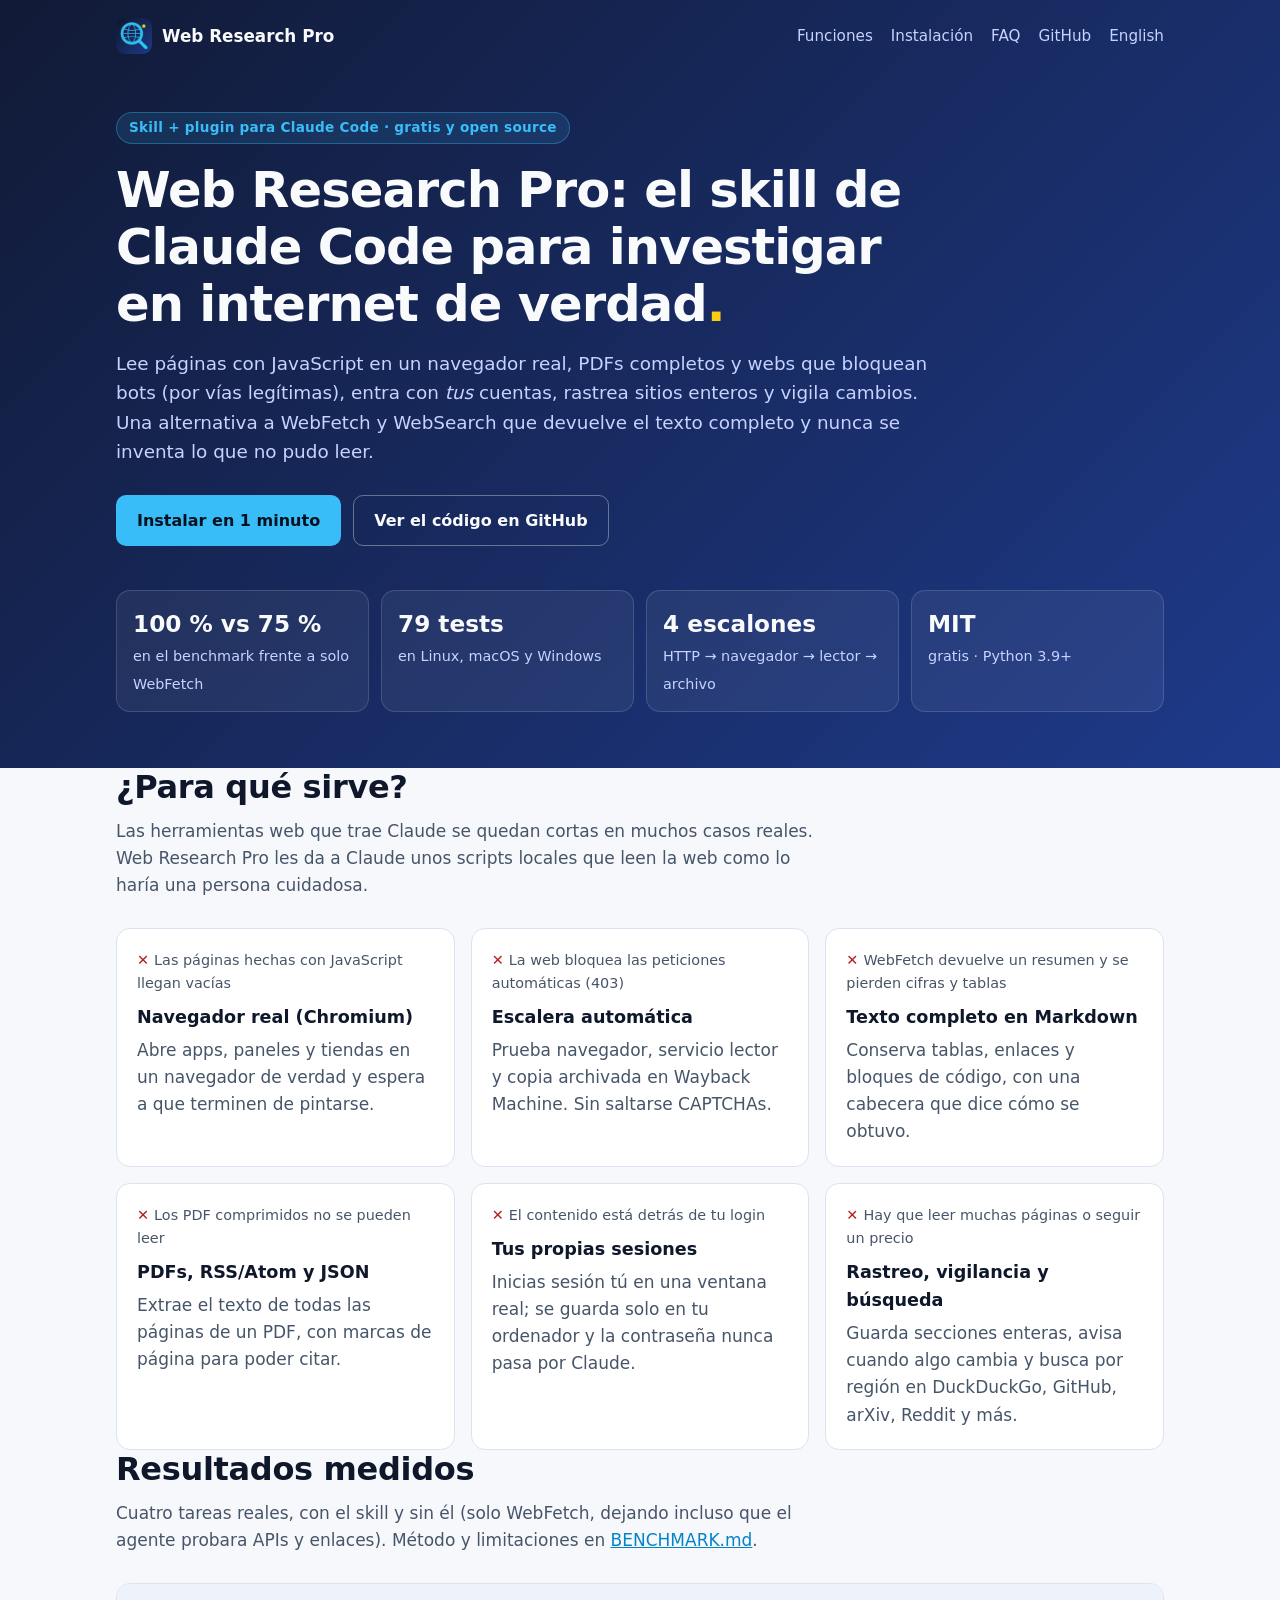
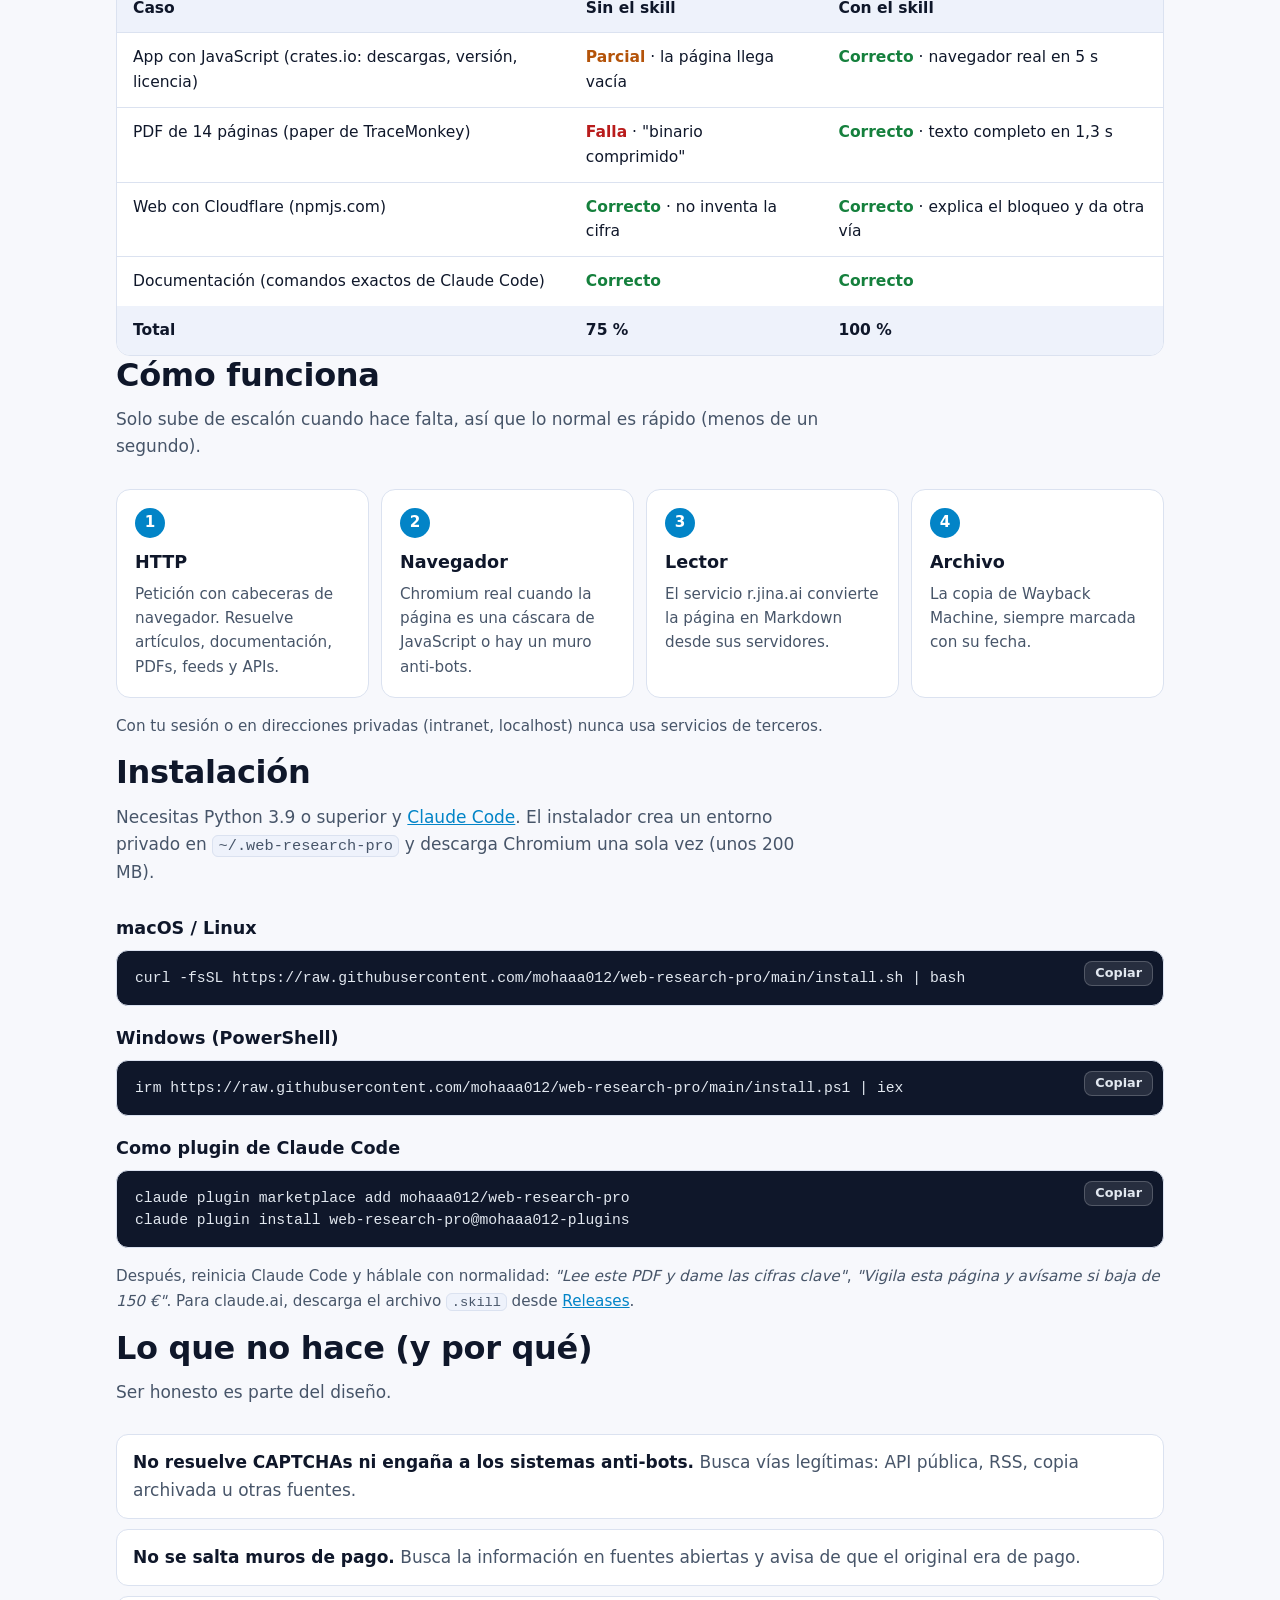
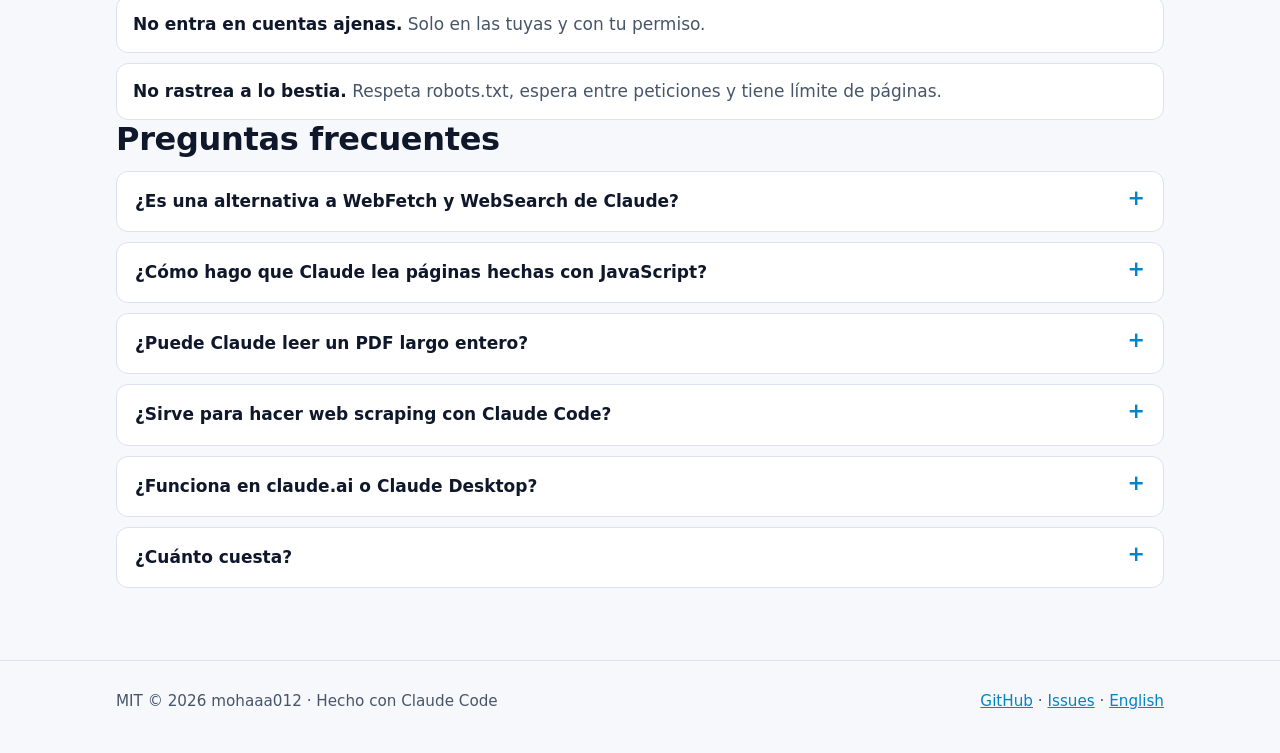
<file: site/index.html>
<!doctype html>
<html lang="es">
<head>
  <meta charset="utf-8">
  <meta name="viewport" content="width=device-width, initial-scale=1">
  <title>Web Research Pro · Skill de Claude Code para investigar en internet</title>
  <meta name="description" content="Skill gratuito y open source para Claude Code: lee páginas con JavaScript, PDFs completos y webs que bloquean bots, rastrea sitios y vigila cambios.">
  <link rel="canonical" href="https://mohaaa012.github.io/web-research-pro/">
  <link rel="alternate" hreflang="es" href="https://mohaaa012.github.io/web-research-pro/">
  <link rel="alternate" hreflang="en" href="https://mohaaa012.github.io/web-research-pro/en/">
  <link rel="alternate" hreflang="x-default" href="https://mohaaa012.github.io/web-research-pro/en/">
  <meta name="theme-color" content="#111a36">
  <link rel="icon" type="image/png" sizes="64x64" href="favicon.png">
  <link rel="apple-touch-icon" href="apple-touch-icon.png">
  <link rel="stylesheet" href="style.css">

  <meta property="og:type" content="website">
  <meta property="og:site_name" content="Web Research Pro">
  <meta property="og:locale" content="es_ES">
  <meta property="og:locale:alternate" content="en_US">
  <meta property="og:title" content="Web Research Pro · Skill de Claude Code para investigar en internet">
  <meta property="og:description" content="Lee páginas con JavaScript, PDFs completos y webs que bloquean bots. Usa tus propias cuentas, rastrea sitios y vigila cambios. Gratis y open source.">
  <meta property="og:url" content="https://mohaaa012.github.io/web-research-pro/">
  <meta property="og:image" content="https://mohaaa012.github.io/web-research-pro/og.png">
  <meta property="og:image:width" content="1280">
  <meta property="og:image:height" content="640">
  <meta property="og:image:alt" content="Web Research Pro: el skill de Claude Code para investigar en internet">
  <meta name="twitter:card" content="summary_large_image">

  <script type="application/ld+json">
  {
    "@context": "https://schema.org",
    "@type": "SoftwareSourceCode",
    "name": "Web Research Pro",
    "alternateName": "web-research-pro",
    "description": "Skill y plugin de Claude Code para investigar en internet: lee páginas con JavaScript en un navegador real, PDFs, feeds y APIs JSON; usa las sesiones propias del usuario; rastrea sitios, vigila cambios y busca en varios motores.",
    "url": "https://mohaaa012.github.io/web-research-pro/",
    "codeRepository": "https://github.com/mohaaa012/web-research-pro",
    "programmingLanguage": "Python",
    "runtimePlatform": "Claude Code",
    "license": "https://opensource.org/licenses/MIT",
    "version": "1.0.0",
    "inLanguage": ["es", "en"],
    "image": "https://mohaaa012.github.io/web-research-pro/og.png",
    "keywords": "Claude Code, skill, plugin, alternativa a WebFetch, web scraping, navegador headless, Playwright, PDF, crawler, vigilancia de cambios",
    "author": { "@type": "Person", "name": "mohaaa012", "url": "https://github.com/mohaaa012" }
  }
  </script>
</head>
<body>
  <a class="skip" href="#contenido">Saltar al contenido</a>

  <header class="hero">
    <nav class="wrap nav" aria-label="Principal">
      <a class="brand" href="./"><img src="apple-touch-icon.png" alt="" width="36" height="36">Web Research Pro</a>
      <ul>
        <li><a class="link" href="#funciones">Funciones</a></li>
        <li><a class="link" href="#instalacion">Instalación</a></li>
        <li><a class="link" href="#faq">FAQ</a></li>
        <li><a class="link" href="https://github.com/mohaaa012/web-research-pro">GitHub</a></li>
        <li><a class="link" href="en/" hreflang="en" lang="en">English</a></li>
      </ul>
    </nav>

    <div class="wrap hero-body">
      <span class="eyebrow">Skill + plugin para Claude Code · gratis y open source</span>
      <h1>Web Research Pro: el skill de Claude Code para investigar en internet de verdad<span class="dot">.</span></h1>
      <p class="lead">
        Lee páginas con JavaScript en un navegador real, PDFs completos y webs que bloquean bots (por vías legítimas),
        entra con <em>tus</em> cuentas, rastrea sitios enteros y vigila cambios. Una alternativa a WebFetch y WebSearch
        que devuelve el texto completo y nunca se inventa lo que no pudo leer.
      </p>
      <div class="cta">
        <a class="btn btn-primary" href="#instalacion">Instalar en 1 minuto</a>
        <a class="btn btn-ghost" href="https://github.com/mohaaa012/web-research-pro">Ver el código en GitHub</a>
      </div>
      <ul class="stats">
        <li><strong>100&nbsp;% vs 75&nbsp;%</strong><span>en el benchmark frente a solo WebFetch</span></li>
        <li><strong>79 tests</strong><span>en Linux, macOS y Windows</span></li>
        <li><strong>4 escalones</strong><span>HTTP → navegador → lector → archivo</span></li>
        <li><strong>MIT</strong><span>gratis · Python 3.9+</span></li>
      </ul>
    </div>
  </header>

  <main id="contenido">
    <section id="funciones" class="wrap">
      <h2>¿Para qué sirve?</h2>
      <p class="section-intro">
        Las herramientas web que trae Claude se quedan cortas en muchos casos reales. Web Research Pro les da a Claude
        unos scripts locales que leen la web como lo haría una persona cuidadosa.
      </p>
      <div class="grid">
        <article class="card">
          <p class="problem">Las páginas hechas con JavaScript llegan vacías</p>
          <h3>Navegador real (Chromium)</h3>
          <p>Abre apps, paneles y tiendas en un navegador de verdad y espera a que terminen de pintarse.</p>
        </article>
        <article class="card">
          <p class="problem">La web bloquea las peticiones automáticas (403)</p>
          <h3>Escalera automática</h3>
          <p>Prueba navegador, servicio lector y copia archivada en Wayback Machine. Sin saltarse CAPTCHAs.</p>
        </article>
        <article class="card">
          <p class="problem">WebFetch devuelve un resumen y se pierden cifras y tablas</p>
          <h3>Texto completo en Markdown</h3>
          <p>Conserva tablas, enlaces y bloques de código, con una cabecera que dice cómo se obtuvo.</p>
        </article>
        <article class="card">
          <p class="problem">Los PDF comprimidos no se pueden leer</p>
          <h3>PDFs, RSS/Atom y JSON</h3>
          <p>Extrae el texto de todas las páginas de un PDF, con marcas de página para poder citar.</p>
        </article>
        <article class="card">
          <p class="problem">El contenido está detrás de tu login</p>
          <h3>Tus propias sesiones</h3>
          <p>Inicias sesión tú en una ventana real; se guarda solo en tu ordenador y la contraseña nunca pasa por Claude.</p>
        </article>
        <article class="card">
          <p class="problem">Hay que leer muchas páginas o seguir un precio</p>
          <h3>Rastreo, vigilancia y búsqueda</h3>
          <p>Guarda secciones enteras, avisa cuando algo cambia y busca por región en DuckDuckGo, GitHub, arXiv, Reddit y más.</p>
        </article>
      </div>
    </section>

    <section id="resultados" class="wrap">
      <h2>Resultados medidos</h2>
      <p class="section-intro">
        Cuatro tareas reales, con el skill y sin él (solo WebFetch, dejando incluso que el agente probara APIs y enlaces).
        Método y limitaciones en <a href="https://github.com/mohaaa012/web-research-pro/blob/main/docs/BENCHMARK.md">BENCHMARK.md</a>.
      </p>
      <div class="table-scroll">
        <table>
          <thead>
            <tr><th scope="col">Caso</th><th scope="col">Sin el skill</th><th scope="col">Con el skill</th></tr>
          </thead>
          <tbody>
            <tr><td>App con JavaScript (crates.io: descargas, versión, licencia)</td><td><span class="warn">Parcial</span> · la página llega vacía</td><td><span class="ok">Correcto</span> · navegador real en 5 s</td></tr>
            <tr><td>PDF de 14 páginas (paper de TraceMonkey)</td><td><span class="bad">Falla</span> · "binario comprimido"</td><td><span class="ok">Correcto</span> · texto completo en 1,3 s</td></tr>
            <tr><td>Web con Cloudflare (npmjs.com)</td><td><span class="ok">Correcto</span> · no inventa la cifra</td><td><span class="ok">Correcto</span> · explica el bloqueo y da otra vía</td></tr>
            <tr><td>Documentación (comandos exactos de Claude Code)</td><td><span class="ok">Correcto</span></td><td><span class="ok">Correcto</span></td></tr>
          </tbody>
          <tfoot>
            <tr><td>Total</td><td>75 %</td><td>100 %</td></tr>
          </tfoot>
        </table>
      </div>
    </section>

    <section id="como-funciona" class="wrap">
      <h2>Cómo funciona</h2>
      <p class="section-intro">Solo sube de escalón cuando hace falta, así que lo normal es rápido (menos de un segundo).</p>
      <ol class="ladder">
        <li><h3>HTTP</h3><p>Petición con cabeceras de navegador. Resuelve artículos, documentación, PDFs, feeds y APIs.</p></li>
        <li><h3>Navegador</h3><p>Chromium real cuando la página es una cáscara de JavaScript o hay un muro anti-bots.</p></li>
        <li><h3>Lector</h3><p>El servicio r.jina.ai convierte la página en Markdown desde sus servidores.</p></li>
        <li><h3>Archivo</h3><p>La copia de Wayback Machine, siempre marcada con su fecha.</p></li>
      </ol>
      <p class="note">Con tu sesión o en direcciones privadas (intranet, localhost) nunca usa servicios de terceros.</p>
    </section>

    <section id="instalacion" class="wrap">
      <h2>Instalación</h2>
      <p class="section-intro">
        Necesitas Python 3.9 o superior y <a href="https://code.claude.com">Claude Code</a>. El instalador crea un entorno
        privado en <code>~/.web-research-pro</code> y descarga Chromium una sola vez (unos 200 MB).
      </p>
      <div class="install">
        <div>
          <h3>macOS / Linux</h3>
          <div class="code"><pre><code>curl -fsSL https://raw.githubusercontent.com/mohaaa012/web-research-pro/main/install.sh | bash</code></pre><button class="copy" type="button">Copiar</button></div>
        </div>
        <div>
          <h3>Windows (PowerShell)</h3>
          <div class="code"><pre><code>irm https://raw.githubusercontent.com/mohaaa012/web-research-pro/main/install.ps1 | iex</code></pre><button class="copy" type="button">Copiar</button></div>
        </div>
        <div>
          <h3>Como plugin de Claude Code</h3>
          <div class="code"><pre><code>claude plugin marketplace add mohaaa012/web-research-pro
claude plugin install web-research-pro@mohaaa012-plugins</code></pre><button class="copy" type="button">Copiar</button></div>
        </div>
      </div>
      <p class="note">
        Después, reinicia Claude Code y háblale con normalidad: <em>"Lee este PDF y dame las cifras clave"</em>,
        <em>"Vigila esta página y avísame si baja de 150 €"</em>. Para claude.ai, descarga el archivo
        <code>.skill</code> desde <a href="https://github.com/mohaaa012/web-research-pro/releases">Releases</a>.
      </p>
    </section>

    <section id="limites" class="wrap">
      <h2>Lo que no hace (y por qué)</h2>
      <p class="section-intro">Ser honesto es parte del diseño.</p>
      <ul class="nope">
        <li><strong>No resuelve CAPTCHAs ni engaña a los sistemas anti-bots.</strong> <span>Busca vías legítimas: API pública, RSS, copia archivada u otras fuentes.</span></li>
        <li><strong>No se salta muros de pago.</strong> <span>Busca la información en fuentes abiertas y avisa de que el original era de pago.</span></li>
        <li><strong>No entra en cuentas ajenas.</strong> <span>Solo en las tuyas y con tu permiso.</span></li>
        <li><strong>No rastrea a lo bestia.</strong> <span>Respeta robots.txt, espera entre peticiones y tiene límite de páginas.</span></li>
      </ul>
    </section>

    <section id="faq" class="wrap faq">
      <h2>Preguntas frecuentes</h2>
      <details>
        <summary>¿Es una alternativa a WebFetch y WebSearch de Claude?</summary>
        <p>Sí. WebFetch pasa la página a un modelo pequeño y devuelve su resumen, no ejecuta JavaScript ni puede iniciar sesión. Web Research Pro devuelve el texto completo, usa un navegador real cuando hace falta y busca con región. Para una consulta rápida, WebSearch sigue valiendo; Claude elige la opción más barata en cada caso.</p>
      </details>
      <details>
        <summary>¿Cómo hago que Claude lea páginas hechas con JavaScript?</summary>
        <p>Instala el skill y pásale la URL a Claude. Si la respuesta normal llega vacía, el skill abre la página en Chromium, espera a que se pinte y devuelve el texto en Markdown.</p>
      </details>
      <details>
        <summary>¿Puede Claude leer un PDF largo entero?</summary>
        <p>Sí. <code>fetch.py</code> extrae el texto de todas las páginas, con marcas de página para citar. En el benchmark, un PDF de 14 páginas se leyó completo en 1,3 segundos.</p>
      </details>
      <details>
        <summary>¿Sirve para hacer web scraping con Claude Code?</summary>
        <p>Sí, de forma educada: <code>crawl.py</code> guarda una sección entera de una web como archivos Markdown, respeta robots.txt, espera entre peticiones y quita duplicados. No está pensado para saltarse protecciones.</p>
      </details>
      <details>
        <summary>¿Funciona en claude.ai o Claude Desktop?</summary>
        <p>Puedes subir el archivo <code>.skill</code> en Settings → Capabilities → Skills, pero allí el entorno puede no tener navegador ni acceso libre a internet. La experiencia completa es en Claude Code.</p>
      </details>
      <details>
        <summary>¿Cuánto cuesta?</summary>
        <p>Nada. Es open source con licencia MIT. Las claves de búsqueda (Brave, Tavily, SearXNG) son opcionales y todas tienen plan gratuito.</p>
      </details>
    </section>
  </main>

  <footer>
    <div class="wrap">
      <span>MIT © 2026 mohaaa012 · Hecho con Claude Code</span>
      <span><a href="https://github.com/mohaaa012/web-research-pro">GitHub</a> · <a href="https://github.com/mohaaa012/web-research-pro/issues">Issues</a> · <a href="en/" hreflang="en" lang="en">English</a></span>
    </div>
  </footer>

  <script>
    document.querySelectorAll('.copy').forEach(function (btn) {
      btn.addEventListener('click', function () {
        var text = btn.parentElement.querySelector('code').innerText;
        var label = btn.textContent;
        var done = function () { btn.textContent = btn.dataset.done || '¡Copiado!'; setTimeout(function () { btn.textContent = label; }, 1500); };
        if (navigator.clipboard) { navigator.clipboard.writeText(text).then(done, function () {}); }
      });
    });
  </script>
</body>
</html>
</file>
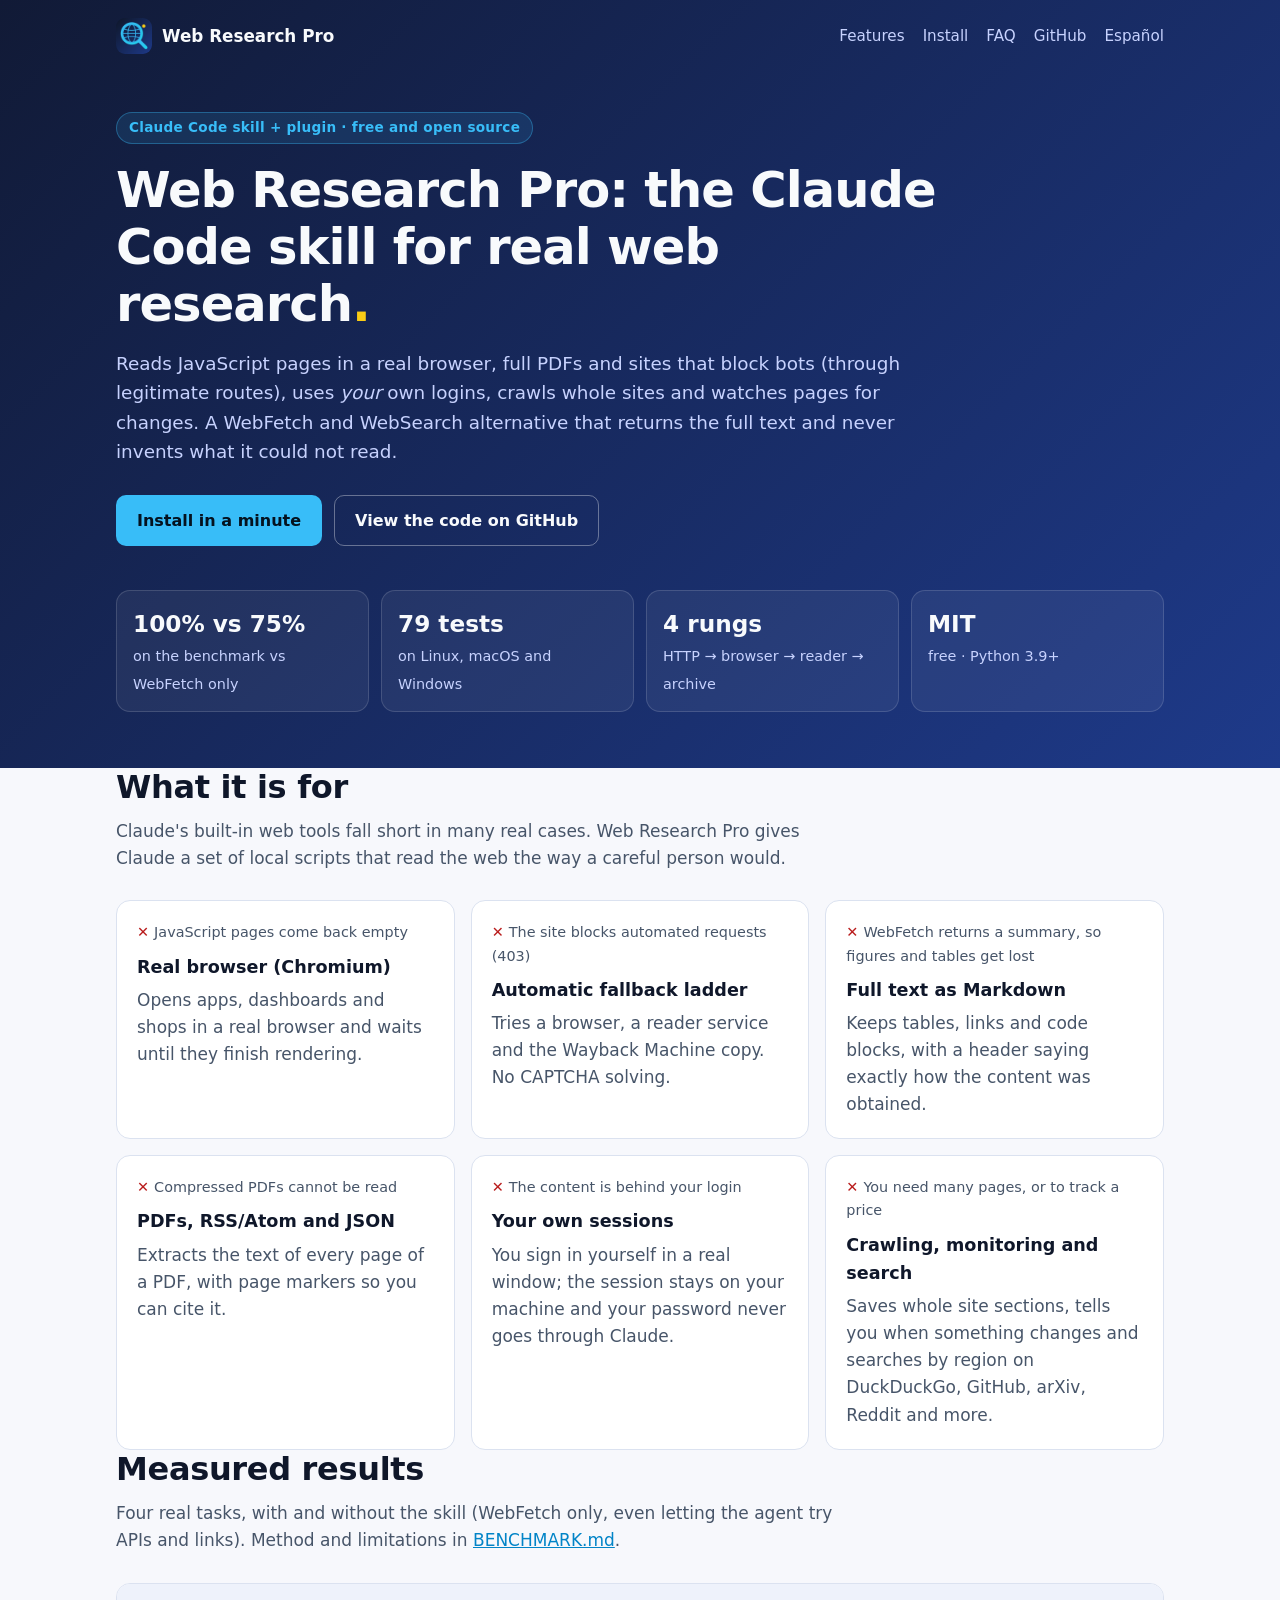
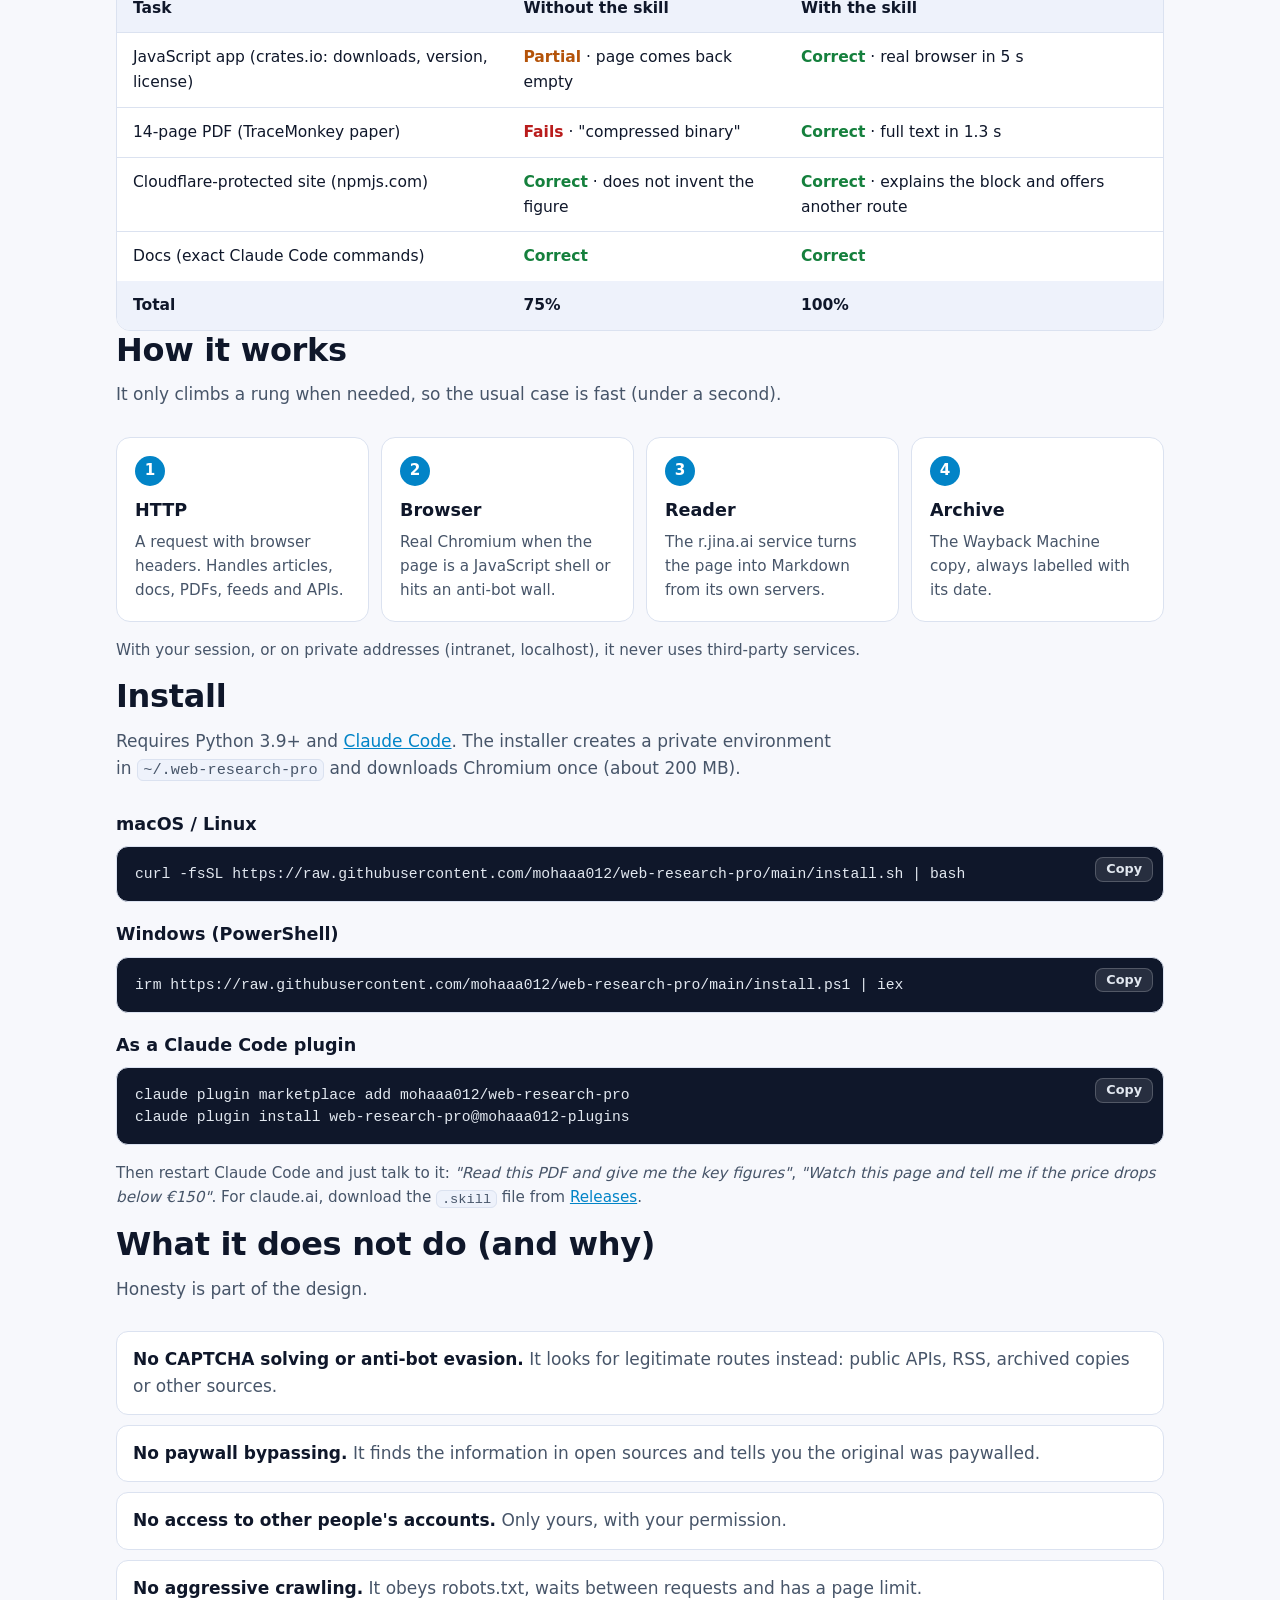
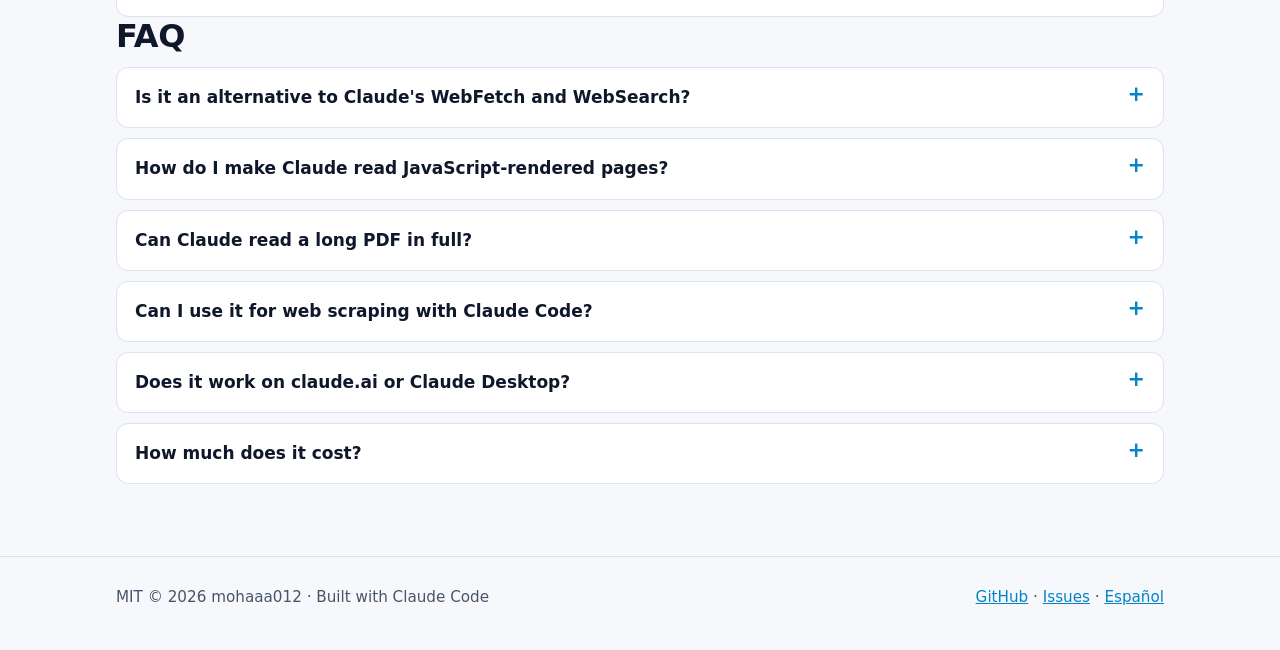
<file: site/en/index.html>
<!doctype html>
<html lang="en">
<head>
  <meta charset="utf-8">
  <meta name="viewport" content="width=device-width, initial-scale=1">
  <title>Web Research Pro · Claude Code web research skill (WebFetch alternative)</title>
  <meta name="description" content="Free, open-source Claude Code skill: reads JavaScript pages in a real browser, full PDFs and bot-blocked sites, crawls docs and monitors pages for changes.">
  <link rel="canonical" href="https://mohaaa012.github.io/web-research-pro/en/">
  <link rel="alternate" hreflang="es" href="https://mohaaa012.github.io/web-research-pro/">
  <link rel="alternate" hreflang="en" href="https://mohaaa012.github.io/web-research-pro/en/">
  <link rel="alternate" hreflang="x-default" href="https://mohaaa012.github.io/web-research-pro/en/">
  <meta name="theme-color" content="#111a36">
  <link rel="icon" type="image/png" sizes="64x64" href="../favicon.png">
  <link rel="apple-touch-icon" href="../apple-touch-icon.png">
  <link rel="stylesheet" href="../style.css">

  <meta property="og:type" content="website">
  <meta property="og:site_name" content="Web Research Pro">
  <meta property="og:locale" content="en_US">
  <meta property="og:locale:alternate" content="es_ES">
  <meta property="og:title" content="Web Research Pro · Claude Code web research skill">
  <meta property="og:description" content="Reads JavaScript pages, full PDFs and bot-blocked sites. Uses your own logins, crawls sites and monitors changes. Free and open source.">
  <meta property="og:url" content="https://mohaaa012.github.io/web-research-pro/en/">
  <meta property="og:image" content="https://mohaaa012.github.io/web-research-pro/og.png">
  <meta property="og:image:width" content="1280">
  <meta property="og:image:height" content="640">
  <meta property="og:image:alt" content="Web Research Pro: the Claude Code skill for real web research">
  <meta name="twitter:card" content="summary_large_image">

  <script type="application/ld+json">
  {
    "@context": "https://schema.org",
    "@type": "SoftwareSourceCode",
    "name": "Web Research Pro",
    "alternateName": "web-research-pro",
    "description": "Claude Code skill and plugin for web research: renders JavaScript pages in a real browser, reads PDFs, feeds and JSON APIs, uses the user's own logins, crawls sites, monitors changes and searches several engines.",
    "url": "https://mohaaa012.github.io/web-research-pro/en/",
    "codeRepository": "https://github.com/mohaaa012/web-research-pro",
    "programmingLanguage": "Python",
    "runtimePlatform": "Claude Code",
    "license": "https://opensource.org/licenses/MIT",
    "version": "1.0.0",
    "inLanguage": ["en", "es"],
    "image": "https://mohaaa012.github.io/web-research-pro/og.png",
    "keywords": "Claude Code, skill, plugin, WebFetch alternative, web scraping, headless browser, Playwright, PDF, crawler, change monitoring",
    "author": { "@type": "Person", "name": "mohaaa012", "url": "https://github.com/mohaaa012" }
  }
  </script>
</head>
<body>
  <a class="skip" href="#content">Skip to content</a>

  <header class="hero">
    <nav class="wrap nav" aria-label="Main">
      <a class="brand" href="./"><img src="../apple-touch-icon.png" alt="" width="36" height="36">Web Research Pro</a>
      <ul>
        <li><a class="link" href="#features">Features</a></li>
        <li><a class="link" href="#install">Install</a></li>
        <li><a class="link" href="#faq">FAQ</a></li>
        <li><a class="link" href="https://github.com/mohaaa012/web-research-pro">GitHub</a></li>
        <li><a class="link" href="../" hreflang="es" lang="es">Español</a></li>
      </ul>
    </nav>

    <div class="wrap hero-body">
      <span class="eyebrow">Claude Code skill + plugin · free and open source</span>
      <h1>Web Research Pro: the Claude Code skill for real web research<span class="dot">.</span></h1>
      <p class="lead">
        Reads JavaScript pages in a real browser, full PDFs and sites that block bots (through legitimate routes),
        uses <em>your</em> own logins, crawls whole sites and watches pages for changes. A WebFetch and WebSearch
        alternative that returns the full text and never invents what it could not read.
      </p>
      <div class="cta">
        <a class="btn btn-primary" href="#install">Install in a minute</a>
        <a class="btn btn-ghost" href="https://github.com/mohaaa012/web-research-pro">View the code on GitHub</a>
      </div>
      <ul class="stats">
        <li><strong>100% vs 75%</strong><span>on the benchmark vs WebFetch only</span></li>
        <li><strong>79 tests</strong><span>on Linux, macOS and Windows</span></li>
        <li><strong>4 rungs</strong><span>HTTP → browser → reader → archive</span></li>
        <li><strong>MIT</strong><span>free · Python 3.9+</span></li>
      </ul>
    </div>
  </header>

  <main id="content">
    <section id="features" class="wrap">
      <h2>What it is for</h2>
      <p class="section-intro">
        Claude's built-in web tools fall short in many real cases. Web Research Pro gives Claude a set of local scripts
        that read the web the way a careful person would.
      </p>
      <div class="grid">
        <article class="card">
          <p class="problem">JavaScript pages come back empty</p>
          <h3>Real browser (Chromium)</h3>
          <p>Opens apps, dashboards and shops in a real browser and waits until they finish rendering.</p>
        </article>
        <article class="card">
          <p class="problem">The site blocks automated requests (403)</p>
          <h3>Automatic fallback ladder</h3>
          <p>Tries a browser, a reader service and the Wayback Machine copy. No CAPTCHA solving.</p>
        </article>
        <article class="card">
          <p class="problem">WebFetch returns a summary, so figures and tables get lost</p>
          <h3>Full text as Markdown</h3>
          <p>Keeps tables, links and code blocks, with a header saying exactly how the content was obtained.</p>
        </article>
        <article class="card">
          <p class="problem">Compressed PDFs cannot be read</p>
          <h3>PDFs, RSS/Atom and JSON</h3>
          <p>Extracts the text of every page of a PDF, with page markers so you can cite it.</p>
        </article>
        <article class="card">
          <p class="problem">The content is behind your login</p>
          <h3>Your own sessions</h3>
          <p>You sign in yourself in a real window; the session stays on your machine and your password never goes through Claude.</p>
        </article>
        <article class="card">
          <p class="problem">You need many pages, or to track a price</p>
          <h3>Crawling, monitoring and search</h3>
          <p>Saves whole site sections, tells you when something changes and searches by region on DuckDuckGo, GitHub, arXiv, Reddit and more.</p>
        </article>
      </div>
    </section>

    <section id="results" class="wrap">
      <h2>Measured results</h2>
      <p class="section-intro">
        Four real tasks, with and without the skill (WebFetch only, even letting the agent try APIs and links).
        Method and limitations in <a href="https://github.com/mohaaa012/web-research-pro/blob/main/docs/BENCHMARK.md">BENCHMARK.md</a>.
      </p>
      <div class="table-scroll">
        <table>
          <thead>
            <tr><th scope="col">Task</th><th scope="col">Without the skill</th><th scope="col">With the skill</th></tr>
          </thead>
          <tbody>
            <tr><td>JavaScript app (crates.io: downloads, version, license)</td><td><span class="warn">Partial</span> · page comes back empty</td><td><span class="ok">Correct</span> · real browser in 5 s</td></tr>
            <tr><td>14-page PDF (TraceMonkey paper)</td><td><span class="bad">Fails</span> · "compressed binary"</td><td><span class="ok">Correct</span> · full text in 1.3 s</td></tr>
            <tr><td>Cloudflare-protected site (npmjs.com)</td><td><span class="ok">Correct</span> · does not invent the figure</td><td><span class="ok">Correct</span> · explains the block and offers another route</td></tr>
            <tr><td>Docs (exact Claude Code commands)</td><td><span class="ok">Correct</span></td><td><span class="ok">Correct</span></td></tr>
          </tbody>
          <tfoot>
            <tr><td>Total</td><td>75%</td><td>100%</td></tr>
          </tfoot>
        </table>
      </div>
    </section>

    <section id="how-it-works" class="wrap">
      <h2>How it works</h2>
      <p class="section-intro">It only climbs a rung when needed, so the usual case is fast (under a second).</p>
      <ol class="ladder">
        <li><h3>HTTP</h3><p>A request with browser headers. Handles articles, docs, PDFs, feeds and APIs.</p></li>
        <li><h3>Browser</h3><p>Real Chromium when the page is a JavaScript shell or hits an anti-bot wall.</p></li>
        <li><h3>Reader</h3><p>The r.jina.ai service turns the page into Markdown from its own servers.</p></li>
        <li><h3>Archive</h3><p>The Wayback Machine copy, always labelled with its date.</p></li>
      </ol>
      <p class="note">With your session, or on private addresses (intranet, localhost), it never uses third-party services.</p>
    </section>

    <section id="install" class="wrap">
      <h2>Install</h2>
      <p class="section-intro">
        Requires Python 3.9+ and <a href="https://code.claude.com">Claude Code</a>. The installer creates a private
        environment in <code>~/.web-research-pro</code> and downloads Chromium once (about 200 MB).
      </p>
      <div class="install">
        <div>
          <h3>macOS / Linux</h3>
          <div class="code"><pre><code>curl -fsSL https://raw.githubusercontent.com/mohaaa012/web-research-pro/main/install.sh | bash</code></pre><button class="copy" type="button" data-done="Copied!">Copy</button></div>
        </div>
        <div>
          <h3>Windows (PowerShell)</h3>
          <div class="code"><pre><code>irm https://raw.githubusercontent.com/mohaaa012/web-research-pro/main/install.ps1 | iex</code></pre><button class="copy" type="button" data-done="Copied!">Copy</button></div>
        </div>
        <div>
          <h3>As a Claude Code plugin</h3>
          <div class="code"><pre><code>claude plugin marketplace add mohaaa012/web-research-pro
claude plugin install web-research-pro@mohaaa012-plugins</code></pre><button class="copy" type="button" data-done="Copied!">Copy</button></div>
        </div>
      </div>
      <p class="note">
        Then restart Claude Code and just talk to it: <em>"Read this PDF and give me the key figures"</em>,
        <em>"Watch this page and tell me if the price drops below €150"</em>. For claude.ai, download the
        <code>.skill</code> file from <a href="https://github.com/mohaaa012/web-research-pro/releases">Releases</a>.
      </p>
    </section>

    <section id="limits" class="wrap">
      <h2>What it does not do (and why)</h2>
      <p class="section-intro">Honesty is part of the design.</p>
      <ul class="nope">
        <li><strong>No CAPTCHA solving or anti-bot evasion.</strong> <span>It looks for legitimate routes instead: public APIs, RSS, archived copies or other sources.</span></li>
        <li><strong>No paywall bypassing.</strong> <span>It finds the information in open sources and tells you the original was paywalled.</span></li>
        <li><strong>No access to other people's accounts.</strong> <span>Only yours, with your permission.</span></li>
        <li><strong>No aggressive crawling.</strong> <span>It obeys robots.txt, waits between requests and has a page limit.</span></li>
      </ul>
    </section>

    <section id="faq" class="wrap faq">
      <h2>FAQ</h2>
      <details>
        <summary>Is it an alternative to Claude's WebFetch and WebSearch?</summary>
        <p>Yes. WebFetch hands the page to a small model and returns its summary; it cannot run JavaScript or log in. Web Research Pro returns the full text, uses a real browser when needed and searches by region. For a quick lookup, WebSearch is still fine; Claude picks the cheaper option each time.</p>
      </details>
      <details>
        <summary>How do I make Claude read JavaScript-rendered pages?</summary>
        <p>Install the skill and give Claude the URL. If the plain response comes back empty, the skill opens the page in Chromium, waits for it to render and returns the text as Markdown.</p>
      </details>
      <details>
        <summary>Can Claude read a long PDF in full?</summary>
        <p>Yes. <code>fetch.py</code> extracts the text of every page, with page markers for citing. In the benchmark, a 14-page PDF was read in full in 1.3 seconds.</p>
      </details>
      <details>
        <summary>Can I use it for web scraping with Claude Code?</summary>
        <p>Yes, politely: <code>crawl.py</code> saves a whole site section as Markdown files, obeys robots.txt, waits between requests and removes duplicates. It is not meant to get around protections.</p>
      </details>
      <details>
        <summary>Does it work on claude.ai or Claude Desktop?</summary>
        <p>You can upload the <code>.skill</code> file in Settings → Capabilities → Skills, but that environment may have no browser or open internet access. The full experience is in Claude Code.</p>
      </details>
      <details>
        <summary>How much does it cost?</summary>
        <p>Nothing. It is open source under the MIT license. Search keys (Brave, Tavily, SearXNG) are optional and all have free tiers.</p>
      </details>
    </section>
  </main>

  <footer>
    <div class="wrap">
      <span>MIT © 2026 mohaaa012 · Built with Claude Code</span>
      <span><a href="https://github.com/mohaaa012/web-research-pro">GitHub</a> · <a href="https://github.com/mohaaa012/web-research-pro/issues">Issues</a> · <a href="../" hreflang="es" lang="es">Español</a></span>
    </div>
  </footer>

  <script>
    document.querySelectorAll('.copy').forEach(function (btn) {
      btn.addEventListener('click', function () {
        var text = btn.parentElement.querySelector('code').innerText;
        var label = btn.textContent;
        var done = function () { btn.textContent = btn.dataset.done || 'Copied!'; setTimeout(function () { btn.textContent = label; }, 1500); };
        if (navigator.clipboard) { navigator.clipboard.writeText(text).then(done, function () {}); }
      });
    });
  </script>
</body>
</html>
</file>
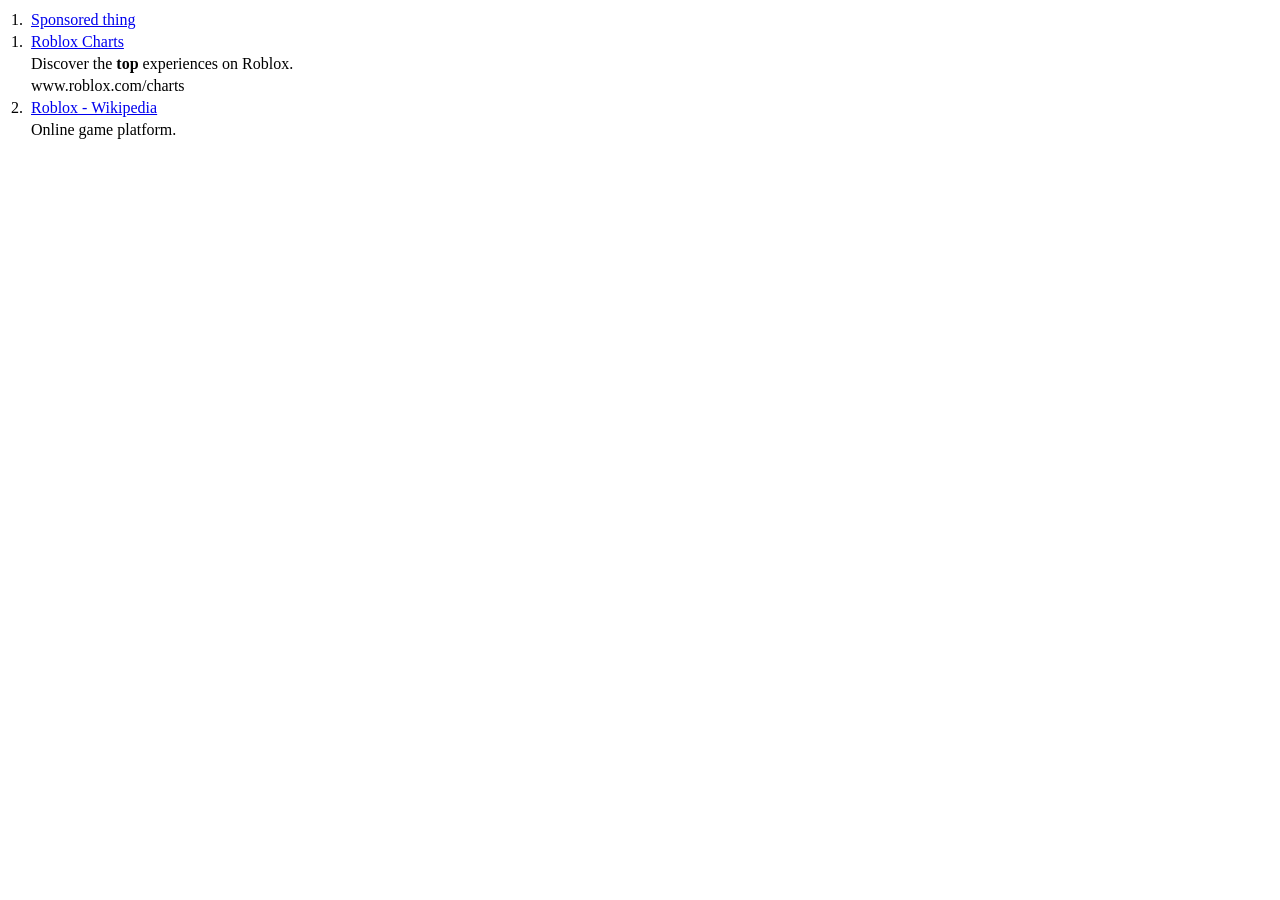
<file: tests/fixtures/ddg_lite.html>
<html><head><title>DuckDuckGo</title></head><body>
<table border="0">
  <tr class="result-sponsored"><td valign="top">1.&nbsp;</td>
    <td><a rel="nofollow" href="https://duckduckgo.com/y.js?ad=1" class='result-link'>Sponsored thing</a></td></tr>
  <tr><td valign="top">1.&nbsp;</td>
    <td><a rel="nofollow" href="https://www.roblox.com/charts" class='result-link'>Roblox Charts</a></td></tr>
  <tr><td>&nbsp;&nbsp;&nbsp;</td><td class='result-snippet'>Discover the <b>top</b> experiences on Roblox.</td></tr>
  <tr><td>&nbsp;&nbsp;&nbsp;</td><td><span class='link-text'>www.roblox.com/charts</span></td></tr>
  <tr><td valign="top">2.&nbsp;</td>
    <td><a rel="nofollow" href="//duckduckgo.com/l/?uddg=https%3A%2F%2Fen.wikipedia.org%2Fwiki%2FRoblox&amp;rut=x" class='result-link'>Roblox - Wikipedia</a></td></tr>
  <tr><td>&nbsp;&nbsp;&nbsp;</td><td class='result-snippet'>Online game platform.</td></tr>
</table>
</body></html>
</file>
<file: site/style.css>
:root {
  --bg: #f7f8fc;
  --surface: #ffffff;
  --surface-2: #eef2fb;
  --text: #0f172a;
  --muted: #475569;
  --border: #dbe2f0;
  --accent: #0284c7;
  --accent-strong: #0369a1;
  --ok: #15803d;
  --warn: #b45309;
  --bad: #b91c1c;
  --code-bg: #0f172a;
  --code-text: #e2e8f0;
  --hero-from: #111a36;
  --hero-to: #1e3a8a;
  --hero-text: #f8fafc;
  --hero-muted: #c7d2fe;
  --hero-accent: #38bdf8;
  --dot: #facc15;
  --radius: 14px;
  --max: 1080px;
  color-scheme: light;
}

@media (prefers-color-scheme: dark) {
  :root {
    --bg: #0b1020;
    --surface: #121a30;
    --surface-2: #18223d;
    --text: #e5e9f5;
    --muted: #a3afc8;
    --border: #26324f;
    --accent: #38bdf8;
    --accent-strong: #7dd3fc;
    --ok: #4ade80;
    --warn: #fbbf24;
    --bad: #f87171;
    --code-bg: #070b16;
    --hero-from: #0a1028;
    --hero-to: #172e6e;
    color-scheme: dark;
  }
}

*, *::before, *::after { box-sizing: border-box; }

html { scroll-behavior: smooth; }

body {
  margin: 0;
  background: var(--bg);
  color: var(--text);
  font: 17px/1.6 system-ui, -apple-system, "Segoe UI", Roboto, "Helvetica Neue", Arial, sans-serif;
  -webkit-font-smoothing: antialiased;
}

a { color: var(--accent); }
a:hover { color: var(--accent-strong); }

img { max-width: 100%; height: auto; }

code, pre { font-family: ui-monospace, SFMono-Regular, Menlo, Consolas, "Liberation Mono", monospace; }

:not(pre) > code {
  background: var(--surface-2);
  border: 1px solid var(--border);
  border-radius: 6px;
  padding: .05em .35em;
  font-size: .9em;
}

.wrap { max-width: var(--max); margin: 0 auto; padding: 0 16px; }

.skip {
  position: absolute; left: -9999px; top: 8px;
  background: var(--surface); color: var(--text); padding: 8px 12px; border-radius: 8px; z-index: 10;
}
.skip:focus { left: 8px; }

/* Hero */
.hero {
  background: linear-gradient(135deg, var(--hero-from), var(--hero-to));
  color: var(--hero-text);
  padding-bottom: 56px;
}

.nav {
  display: flex; align-items: center; justify-content: space-between; gap: 16px;
  padding-top: 18px; padding-bottom: 18px; flex-wrap: wrap;
}

.brand {
  display: inline-flex; align-items: center; gap: 10px;
  color: var(--hero-text); text-decoration: none; font-weight: 700; font-size: 1.05rem;
}
.brand img { width: 36px; height: 36px; border-radius: 9px; }
.brand:hover { color: var(--hero-text); }

.nav ul { display: flex; gap: 18px; list-style: none; margin: 0; padding: 0; flex-wrap: wrap; }
.nav a.link { color: var(--hero-muted); text-decoration: none; font-size: .95rem; }
.nav a.link:hover { color: var(--hero-text); }

.hero-body { padding-top: 40px; }
.hero-body h1, .hero-body .lead { max-width: 820px; }

.eyebrow {
  display: inline-block; font-size: .85rem; font-weight: 600; letter-spacing: .02em;
  color: var(--hero-accent); background: rgba(56, 189, 248, .12);
  border: 1px solid rgba(56, 189, 248, .35); border-radius: 999px; padding: 4px 12px;
}

.hero h1 {
  font-size: clamp(2rem, 5vw, 3.1rem); line-height: 1.15; margin: 18px 0 16px; letter-spacing: -.02em;
}
.hero h1 .dot { color: var(--dot); }

.lead { font-size: 1.15rem; color: var(--hero-muted); margin: 0 0 28px; }

.cta { display: flex; gap: 12px; flex-wrap: wrap; }

.btn {
  display: inline-flex; align-items: center; justify-content: center; gap: 8px;
  padding: 12px 20px; border-radius: 10px; font-weight: 600; text-decoration: none; font-size: 1rem;
  border: 1px solid transparent;
}
.btn-primary { background: var(--hero-accent); color: #04121f; }
.btn-primary:hover { background: #7dd3fc; color: #04121f; }
.btn-ghost { border-color: rgba(255, 255, 255, .35); color: var(--hero-text); }
.btn-ghost:hover { background: rgba(255, 255, 255, .08); color: var(--hero-text); }

.stats {
  display: grid; grid-template-columns: repeat(4, minmax(0, 1fr)); gap: 12px;
  margin: 44px 0 0; padding: 0; list-style: none;
}
.stats li {
  background: rgba(255, 255, 255, .06); border: 1px solid rgba(255, 255, 255, .14);
  border-radius: var(--radius); padding: 14px 16px;
}
.stats strong { display: block; font-size: 1.45rem; color: var(--hero-text); }
.stats span { color: var(--hero-muted); font-size: .9rem; }

/* Sections */
main section { padding: 64px 0 8px; }

h2 { font-size: clamp(1.5rem, 3.2vw, 2rem); line-height: 1.2; margin: 0 0 12px; letter-spacing: -.01em; }
h3 { font-size: 1.1rem; margin: 0 0 6px; }

.section-intro { color: var(--muted); max-width: 720px; margin: 0 0 28px; }

.grid {
  display: grid; grid-template-columns: repeat(auto-fit, minmax(min(100%, 300px), 1fr)); gap: 16px;
}

.card {
  background: var(--surface); border: 1px solid var(--border); border-radius: var(--radius); padding: 20px;
}
.card p { margin: 0; color: var(--muted); }
.card .problem { font-size: .9rem; color: var(--muted); margin-bottom: 8px; }
.card .problem::before { content: "✕ "; color: var(--bad); font-weight: 700; }

/* Tables */
.table-scroll {
  overflow-x: auto; background: var(--surface); border: 1px solid var(--border); border-radius: var(--radius);
}
table { width: 100%; border-collapse: collapse; min-width: 560px; font-size: .97rem; }
th, td { text-align: left; padding: 12px 16px; border-bottom: 1px solid var(--border); vertical-align: top; }
th { background: var(--surface-2); font-weight: 600; }
tr:last-child td { border-bottom: 0; }
tfoot td { font-weight: 700; background: var(--surface-2); }
.ok { color: var(--ok); font-weight: 600; }
.warn { color: var(--warn); font-weight: 600; }
.bad { color: var(--bad); font-weight: 600; }

/* Ladder */
.ladder {
  list-style: none; margin: 0; padding: 0; counter-reset: step;
  display: grid; grid-template-columns: repeat(4, minmax(0, 1fr)); gap: 12px;
}
.ladder li {
  counter-increment: step; position: relative;
  background: var(--surface); border: 1px solid var(--border); border-radius: var(--radius); padding: 18px 18px 18px;
}
.ladder li::before {
  content: counter(step);
  display: inline-grid; place-items: center; width: 30px; height: 30px; border-radius: 50%;
  background: var(--accent); color: #fff; font-weight: 700; font-size: .95rem; margin-bottom: 10px;
}
.ladder p { margin: 0; color: var(--muted); font-size: .95rem; }
.note { color: var(--muted); font-size: .95rem; margin-top: 16px; }

/* Install */
.install { display: grid; gap: 18px; }
.install > div, .grid > *, .ladder > li { min-width: 0; }
.install h3 { margin-bottom: 8px; }
.code {
  position: relative; background: var(--code-bg); color: var(--code-text);
  border-radius: 12px; border: 1px solid var(--border);
}
.code pre { margin: 0; padding: 16px 92px 16px 18px; overflow-x: auto; font-size: .92rem; line-height: 1.5; }
.copy {
  position: absolute; top: 10px; right: 10px;
  background: rgba(255, 255, 255, .1); color: var(--code-text); border: 1px solid rgba(255, 255, 255, .2);
  border-radius: 8px; padding: 5px 10px; font: 600 .8rem/1 system-ui, sans-serif; cursor: pointer;
}
.copy:hover { background: rgba(255, 255, 255, .18); }

/* Lists */
.nope { list-style: none; padding: 0; margin: 0; display: grid; gap: 10px; }
.nope li { background: var(--surface); border: 1px solid var(--border); border-radius: 12px; padding: 14px 16px; }
.nope strong { color: var(--text); }
.nope span { color: var(--muted); }

/* FAQ */
.faq details {
  background: var(--surface); border: 1px solid var(--border); border-radius: 12px;
  padding: 0 18px; margin-bottom: 10px;
}
.faq summary {
  cursor: pointer; font-weight: 600; padding: 16px 0; list-style: none; display: flex; justify-content: space-between; gap: 12px;
}
.faq summary::-webkit-details-marker { display: none; }
.faq summary::after { content: "+"; color: var(--accent); font-size: 1.3rem; line-height: 1; }
.faq details[open] summary::after { content: "–"; }
.faq details p { margin: 0 0 16px; color: var(--muted); }

/* Footer */
footer { margin-top: 72px; border-top: 1px solid var(--border); padding: 28px 0 40px; color: var(--muted); font-size: .95rem; }
footer .wrap { display: flex; justify-content: space-between; gap: 16px; flex-wrap: wrap; }

@media (max-width: 860px) {
  .stats { grid-template-columns: repeat(2, minmax(0, 1fr)); }
  .ladder { grid-template-columns: repeat(2, minmax(0, 1fr)); }
}

@media (max-width: 520px) {
  body { font-size: 16px; }
  .nav ul { gap: 14px; }
  .hero-body { padding-top: 20px; }
  .ladder { grid-template-columns: 1fr; }
  .stats { gap: 10px; }
  .stats li { padding: 12px 12px; }
  .stats strong { font-size: 1.05rem; white-space: nowrap; }
  .eyebrow { border-radius: 10px; }
}

@media (max-width: 359px) {
  .stats { grid-template-columns: 1fr; }
}
</file>
